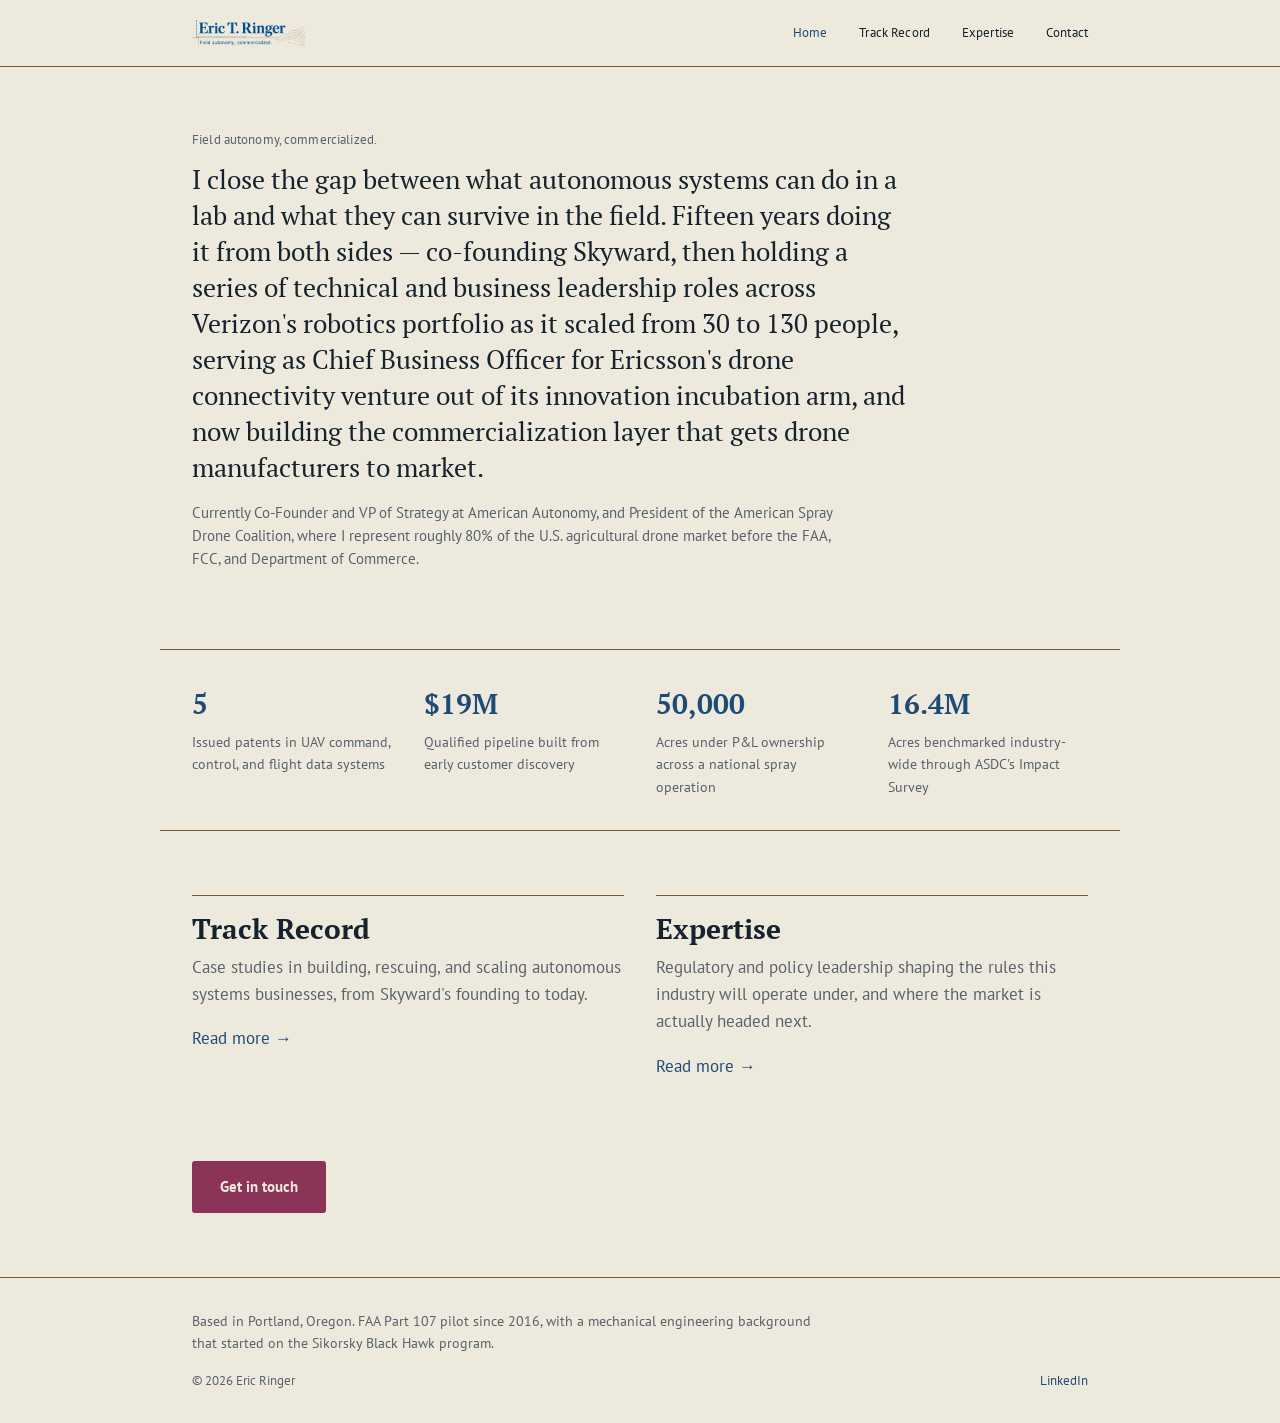
<file: index.html>
<!doctype html>
<html lang="en">
<head>
<meta charset="UTF-8">
<meta name="viewport" content="width=device-width, initial-scale=1.0">
<title>Eric Ringer — Field autonomy, commercialized.</title>
<meta name="description" content="Eric Ringer — field autonomy commercialization leader. Co-founder, Skyward (acquired by Verizon). President, American Spray Drone Coalition.">
<link rel="preconnect" href="https://fonts.googleapis.com">
<link rel="preconnect" href="https://fonts.gstatic.com" crossorigin>
<link href="https://fonts.googleapis.com/css2?family=PT+Serif:wght@400;700&family=PT+Sans:wght@400;700&display=swap" rel="stylesheet">
<link rel="stylesheet" href="styles.css">
<link rel="icon" href="favicon.ico" sizes="any">
<link rel="apple-touch-icon" href="apple-touch-icon.png">
</head>
<body>

<header class="site-header">
  <div class="container">
    <a class="wordmark" href="index.html"><img class="logo-img" src="assets/logo.png" alt="Eric Ringer — Field autonomy, commercialized."></a>
    <nav class="site-nav">
      <a href="index.html" aria-current="page">Home</a>
      <a href="track-record.html">Track Record</a>
      <a href="expertise.html">Expertise</a>
      <a href="contact.html">Contact</a>
    </nav>
  </div>
</header>

<main>
  <section class="hero container">
    <p class="label">Field autonomy, commercialized.</p>
    <h1 class="lede" style="margin-top: 12px;">I close the gap between what autonomous systems can do in a lab and what they can survive in the field. Fifteen years doing it from both sides — co-founding Skyward, then holding a series of technical and business leadership roles across Verizon's robotics portfolio as it scaled from 30 to 130 people, serving as Chief Business Officer for Ericsson's drone connectivity venture out of its innovation incubation arm, and now building the commercialization layer that gets drone manufacturers to market.</h1>
    <p class="subhead body-small">Currently Co-Founder and VP of Strategy at American Autonomy, and President of the American Spray Drone Coalition, where I represent roughly 80% of the U.S. agricultural drone market before the FAA, FCC, and Department of Commerce.</p>
  </section>

  <section class="proof-bar container">
    <div class="proof-stat">
      <div class="num">5</div>
      <div class="desc">Issued patents in UAV command, control, and flight data systems</div>
    </div>
    <div class="proof-stat">
      <div class="num">$19M</div>
      <div class="desc">Qualified pipeline built from early customer discovery</div>
    </div>
    <div class="proof-stat">
      <div class="num">50,000</div>
      <div class="desc">Acres under P&amp;L ownership across a national spray operation</div>
    </div>
    <div class="proof-stat">
      <div class="num">16.4M</div>
      <div class="desc">Acres benchmarked industry-wide through ASDC's Impact Survey</div>
    </div>
  </section>

  <section class="teasers container">
    <div class="teaser">
      <h2 class="h2">Track Record</h2>
      <p>Case studies in building, rescuing, and scaling autonomous systems businesses, from Skyward's founding to today.</p>
      <p><a href="track-record.html">Read more →</a></p>
    </div>
    <div class="teaser">
      <h2 class="h2">Expertise</h2>
      <p>Regulatory and policy leadership shaping the rules this industry will operate under, and where the market is actually headed next.</p>
      <p><a href="expertise.html">Read more →</a></p>
    </div>
  </section>

  <section class="cta-section container">
    <a class="btn" href="contact.html">Get in touch</a>
  </section>
</main>

<footer class="site-footer">
  <div class="container">
    <p class="footer-note">Based in Portland, Oregon. FAA Part 107 pilot since 2016, with a mechanical engineering background that started on the Sikorsky Black Hawk program.</p>
    <div class="footer-bottom">
      <span>&copy; 2026 Eric Ringer</span>
      <span><a href="https://www.linkedin.com/in/ericringer" target="_blank" rel="noopener">LinkedIn</a></span>
    </div>
  </div>
</footer>

</body>
</html>
</file>
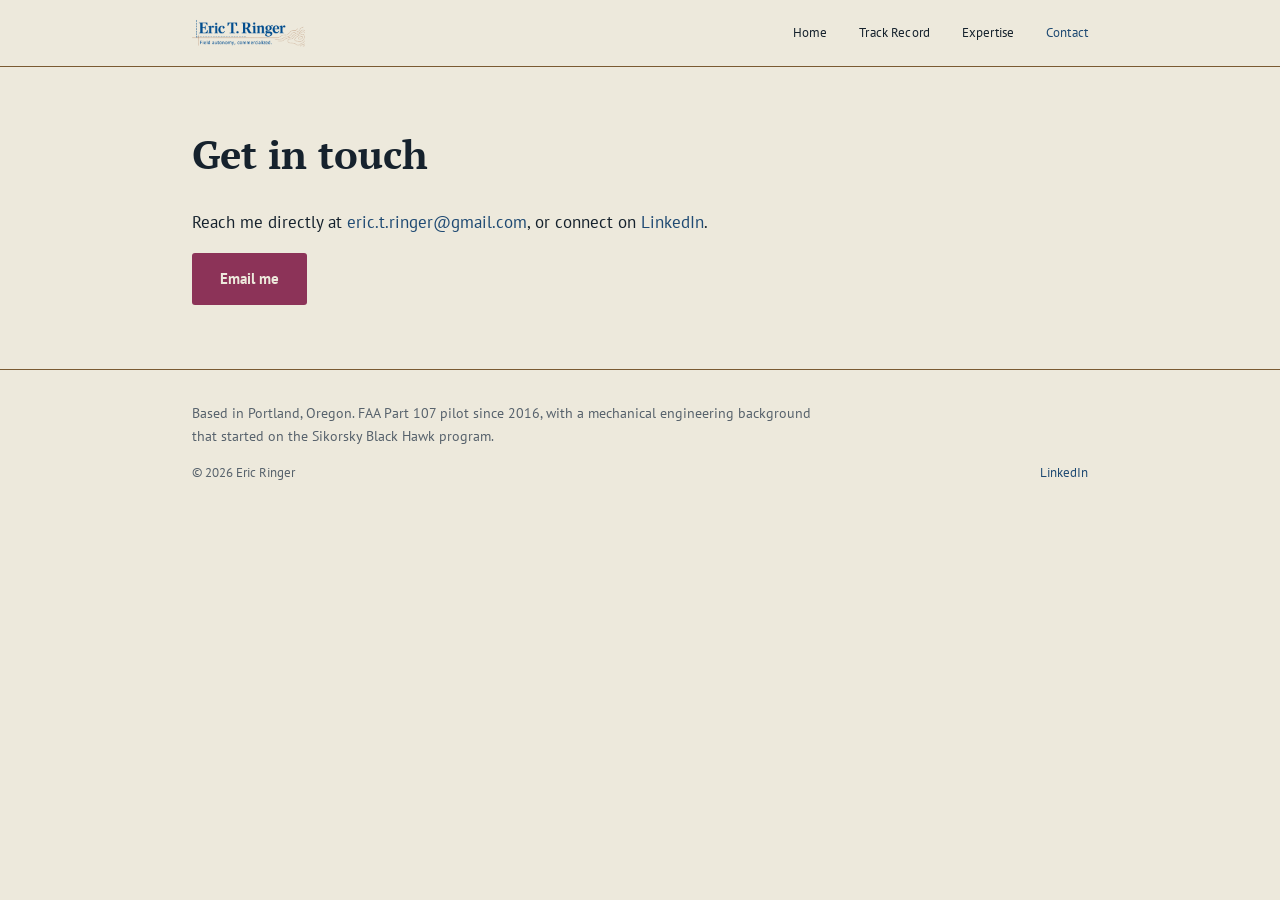
<file: contact.html>
<!doctype html>
<html lang="en">
<head>
<meta charset="UTF-8">
<meta name="viewport" content="width=device-width, initial-scale=1.0">
<title>Contact — Eric Ringer</title>
<meta name="description" content="Get in touch with Eric Ringer.">
<link rel="preconnect" href="https://fonts.googleapis.com">
<link rel="preconnect" href="https://fonts.gstatic.com" crossorigin>
<link href="https://fonts.googleapis.com/css2?family=PT+Serif:wght@400;700&family=PT+Sans:wght@400;700&display=swap" rel="stylesheet">
<link rel="stylesheet" href="styles.css">
<link rel="icon" href="favicon.ico" sizes="any">
<link rel="apple-touch-icon" href="apple-touch-icon.png">
</head>
<body>

<header class="site-header">
  <div class="container">
    <a class="wordmark" href="index.html"><img class="logo-img" src="assets/logo.png" alt="Eric Ringer — Field autonomy, commercialized."></a>
    <nav class="site-nav">
      <a href="index.html">Home</a>
      <a href="track-record.html">Track Record</a>
      <a href="expertise.html">Expertise</a>
      <a href="contact.html" aria-current="page">Contact</a>
    </nav>
  </div>
</header>

<main>
  <section class="page-header container">
    <h1 class="h1">Get in touch</h1>
  </section>

  <div class="container contact-block">
    <p>Reach me directly at <a href="mailto:eric.t.ringer@gmail.com">eric.t.ringer@gmail.com</a>, or connect on <a href="https://www.linkedin.com/in/ericringer" target="_blank" rel="noopener">LinkedIn</a>.</p>
    <p style="margin-top: var(--space-2);"><a class="btn" href="mailto:eric.t.ringer@gmail.com">Email me</a></p>
  </div>
</main>

<footer class="site-footer">
  <div class="container">
    <p class="footer-note">Based in Portland, Oregon. FAA Part 107 pilot since 2016, with a mechanical engineering background that started on the Sikorsky Black Hawk program.</p>
    <div class="footer-bottom">
      <span>&copy; 2026 Eric Ringer</span>
      <span><a href="https://www.linkedin.com/in/ericringer" target="_blank" rel="noopener">LinkedIn</a></span>
    </div>
  </div>
</footer>

</body>
</html>
</file>
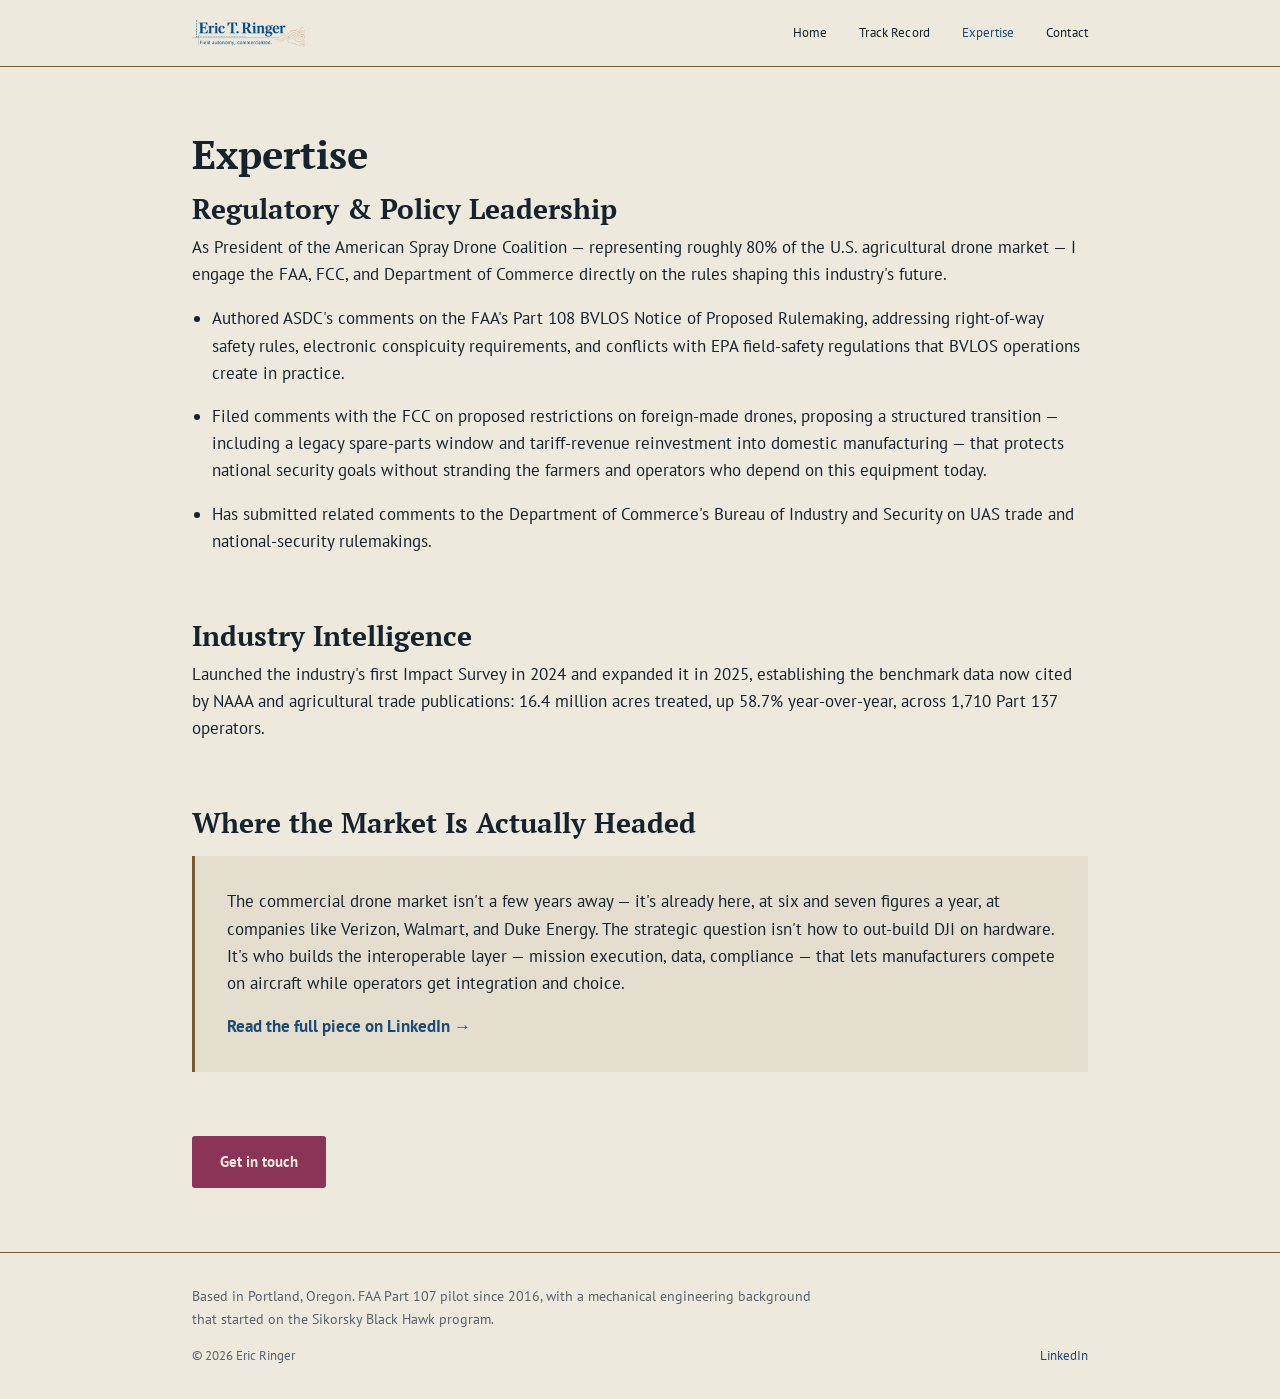
<file: expertise.html>
<!doctype html>
<html lang="en">
<head>
<meta charset="UTF-8">
<meta name="viewport" content="width=device-width, initial-scale=1.0">
<title>Expertise — Eric Ringer</title>
<meta name="description" content="Regulatory and policy leadership at the American Spray Drone Coalition — FAA, FCC, and Department of Commerce engagement, plus industry data and market POV.">
<link rel="preconnect" href="https://fonts.googleapis.com">
<link rel="preconnect" href="https://fonts.gstatic.com" crossorigin>
<link href="https://fonts.googleapis.com/css2?family=PT+Serif:wght@400;700&family=PT+Sans:wght@400;700&display=swap" rel="stylesheet">
<link rel="stylesheet" href="styles.css">
<link rel="icon" href="favicon.ico" sizes="any">
<link rel="apple-touch-icon" href="apple-touch-icon.png">
</head>
<body>

<header class="site-header">
  <div class="container">
    <a class="wordmark" href="index.html"><img class="logo-img" src="assets/logo.png" alt="Eric Ringer — Field autonomy, commercialized."></a>
    <nav class="site-nav">
      <a href="index.html">Home</a>
      <a href="track-record.html">Track Record</a>
      <a href="expertise.html" aria-current="page">Expertise</a>
      <a href="contact.html">Contact</a>
    </nav>
  </div>
</header>

<main>
  <section class="page-header container">
    <h1 class="h1">Expertise</h1>
  </section>

  <div class="container">
    <section class="expertise-section">
      <h2 class="h2">Regulatory &amp; Policy Leadership</h2>
      <p>As President of the American Spray Drone Coalition — representing roughly 80% of the U.S. agricultural drone market — I engage the FAA, FCC, and Department of Commerce directly on the rules shaping this industry's future.</p>
      <ul class="bullet-list">
        <li>Authored ASDC's comments on the FAA's Part 108 BVLOS Notice of Proposed Rulemaking, addressing right-of-way safety rules, electronic conspicuity requirements, and conflicts with EPA field-safety regulations that BVLOS operations create in practice.</li>
        <li>Filed comments with the FCC on proposed restrictions on foreign-made drones, proposing a structured transition — including a legacy spare-parts window and tariff-revenue reinvestment into domestic manufacturing — that protects national security goals without stranding the farmers and operators who depend on this equipment today.</li>
        <li>Has submitted related comments to the Department of Commerce's Bureau of Industry and Security on UAS trade and national-security rulemakings.</li>
      </ul>
    </section>

    <section class="expertise-section">
      <h2 class="h2">Industry Intelligence</h2>
      <p>Launched the industry's first Impact Survey in 2024 and expanded it in 2025, establishing the benchmark data now cited by NAAA and agricultural trade publications: 16.4 million acres treated, up 58.7% year-over-year, across 1,710 Part 137 operators.</p>
    </section>

    <section class="expertise-section">
      <h2 class="h2">Where the Market Is Actually Headed</h2>
      <div class="pov-panel">
        <p>The commercial drone market isn't a few years away — it's already here, at six and seven figures a year, at companies like Verizon, Walmart, and Duke Energy. The strategic question isn't how to out-build DJI on hardware. It's who builds the interoperable layer — mission execution, data, compliance — that lets manufacturers compete on aircraft while operators get integration and choice.</p>
        <a class="read-more" href="https://www.linkedin.com/pulse/commercial-drones-arent-later-market-why-us-needs-ecosystem-ringer-e6cnc/" target="_blank" rel="noopener">Read the full piece on LinkedIn →</a>
      </div>
    </section>
  </div>

  <section class="cta-section container">
    <a class="btn" href="contact.html">Get in touch</a>
  </section>
</main>

<footer class="site-footer">
  <div class="container">
    <p class="footer-note">Based in Portland, Oregon. FAA Part 107 pilot since 2016, with a mechanical engineering background that started on the Sikorsky Black Hawk program.</p>
    <div class="footer-bottom">
      <span>&copy; 2026 Eric Ringer</span>
      <span><a href="https://www.linkedin.com/in/ericringer" target="_blank" rel="noopener">LinkedIn</a></span>
    </div>
  </div>
</footer>

</body>
</html>
</file>
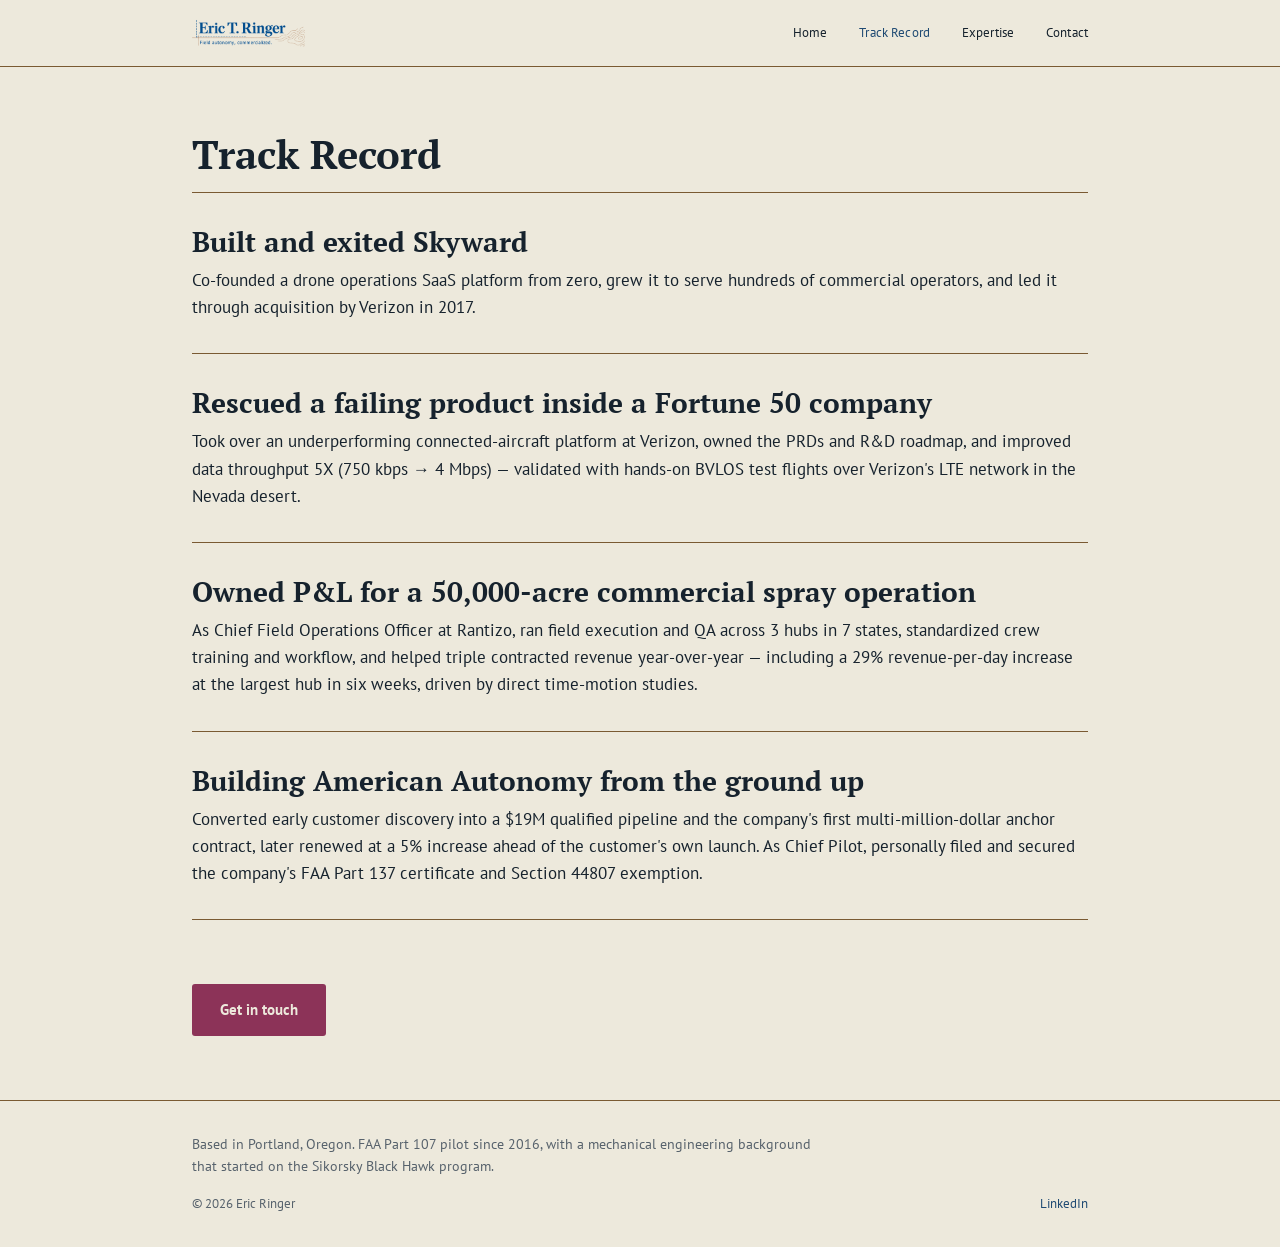
<file: track-record.html>
<!doctype html>
<html lang="en">
<head>
<meta charset="UTF-8">
<meta name="viewport" content="width=device-width, initial-scale=1.0">
<title>Track Record — Eric Ringer</title>
<meta name="description" content="Case studies in building, rescuing, and scaling autonomous systems businesses — Skyward, Verizon, Rantizo, and American Autonomy.">
<link rel="preconnect" href="https://fonts.googleapis.com">
<link rel="preconnect" href="https://fonts.gstatic.com" crossorigin>
<link href="https://fonts.googleapis.com/css2?family=PT+Serif:wght@400;700&family=PT+Sans:wght@400;700&display=swap" rel="stylesheet">
<link rel="stylesheet" href="styles.css">
<link rel="icon" href="favicon.ico" sizes="any">
<link rel="apple-touch-icon" href="apple-touch-icon.png">
</head>
<body>

<header class="site-header">
  <div class="container">
    <a class="wordmark" href="index.html"><img class="logo-img" src="assets/logo.png" alt="Eric Ringer — Field autonomy, commercialized."></a>
    <nav class="site-nav">
      <a href="index.html">Home</a>
      <a href="track-record.html" aria-current="page">Track Record</a>
      <a href="expertise.html">Expertise</a>
      <a href="contact.html">Contact</a>
    </nav>
  </div>
</header>

<main>
  <section class="page-header container">
    <h1 class="h1">Track Record</h1>
  </section>

  <div class="container">
    <div class="case-study">
      <h2 class="h2">Built and exited Skyward</h2>
      <p>Co-founded a drone operations SaaS platform from zero, grew it to serve hundreds of commercial operators, and led it through acquisition by Verizon in 2017.</p>
    </div>
    <div class="case-study">
      <h2 class="h2">Rescued a failing product inside a Fortune 50 company</h2>
      <p>Took over an underperforming connected-aircraft platform at Verizon, owned the PRDs and R&amp;D roadmap, and improved data throughput 5X (750 kbps → 4 Mbps) — validated with hands-on BVLOS test flights over Verizon's LTE network in the Nevada desert.</p>
    </div>
    <div class="case-study">
      <h2 class="h2">Owned P&amp;L for a 50,000-acre commercial spray operation</h2>
      <p>As Chief Field Operations Officer at Rantizo, ran field execution and QA across 3 hubs in 7 states, standardized crew training and workflow, and helped triple contracted revenue year-over-year — including a 29% revenue-per-day increase at the largest hub in six weeks, driven by direct time-motion studies.</p>
    </div>
    <div class="case-study">
      <h2 class="h2">Building American Autonomy from the ground up</h2>
      <p>Converted early customer discovery into a $19M qualified pipeline and the company's first multi-million-dollar anchor contract, later renewed at a 5% increase ahead of the customer's own launch. As Chief Pilot, personally filed and secured the company's FAA Part 137 certificate and Section 44807 exemption.</p>
    </div>
  </div>

  <section class="cta-section container">
    <a class="btn" href="contact.html">Get in touch</a>
  </section>
</main>

<footer class="site-footer">
  <div class="container">
    <p class="footer-note">Based in Portland, Oregon. FAA Part 107 pilot since 2016, with a mechanical engineering background that started on the Sikorsky Black Hawk program.</p>
    <div class="footer-bottom">
      <span>&copy; 2026 Eric Ringer</span>
      <span><a href="https://www.linkedin.com/in/ericringer" target="_blank" rel="noopener">LinkedIn</a></span>
    </div>
  </div>
</footer>

</body>
</html>
</file>
<file: styles.css>
:root {
  --surface-100: #EDE9DC;
  --surface-200: #E3DECE;
  --ink: #16222D;
  --steel: #57626C;
  --airspace-blue: #1F4A73;
  --contour-brown: #7A5A32;
  --restricted-magenta: #8C3358;
  --font-serif: "PT Serif", Georgia, "Times New Roman", serif;
  --font-sans: "PT Sans", -apple-system, BlinkMacSystemFont, "Segoe UI", sans-serif;
  --space-1: 8px;
  --space-2: 16px;
  --space-3: 32px;
  --space-4: 64px;
  --radius-none: 0px;
  --radius-sm: 3px;
  --radius-pill: 999px;
}

* { box-sizing: border-box; }
html, body { margin: 0; padding: 0; }
body {
  background: var(--surface-100);
  color: var(--ink);
  font-family: var(--font-sans);
  font-size: 17px;
  line-height: 1.6;
}
a { color: var(--airspace-blue); text-decoration: none; }
a:hover { color: var(--ink); text-decoration: underline; }

.container { max-width: 960px; margin: 0 auto; padding: 0 var(--space-3); }

/* Type scale */
.display { font-family: var(--font-serif); font-weight: 700; font-size: 56px; line-height: 58px; margin: 0; }
.h1 { font-family: var(--font-serif); font-weight: 700; font-size: 40px; line-height: 45px; margin: 0; }
.h2 { font-family: var(--font-serif); font-weight: 700; font-size: 28px; line-height: 34px; margin: 0; }
.h3 { font-family: var(--font-sans); font-weight: 700; font-size: 20px; line-height: 27px; margin: 0; }
.lede { font-family: var(--font-serif); font-weight: 400; font-size: 26px; line-height: 36px; margin: 0; }
.body-small { font-size: 15px; line-height: 23px; }
.label { font-family: var(--font-sans); font-weight: 400; font-size: 13px; line-height: 18px; letter-spacing: 0.01em; color: var(--steel); margin: 0; }

/* Header */
header.site-header { border-bottom: 1px solid var(--contour-brown); padding: var(--space-2) 0; }
header.site-header .container { display: flex; align-items: center; justify-content: space-between; flex-wrap: wrap; gap: var(--space-2); }
.wordmark { display: inline-block; line-height: 0; }
.wordmark:hover { text-decoration: none; }
.logo-img { height: 34px; width: auto; display: block; }
nav.site-nav { display: flex; gap: var(--space-3); flex-wrap: wrap; }
nav.site-nav a { font-family: var(--font-sans); font-size: 13px; letter-spacing: 0.01em; color: var(--ink); }
nav.site-nav a:hover, nav.site-nav a[aria-current="page"] { color: var(--airspace-blue); text-decoration: none; }

/* Hero */
.hero { padding-top: var(--space-4); padding-bottom: var(--space-3); }
.hero .lede { max-width: 720px; }
.subhead { margin-top: var(--space-2); max-width: 640px; color: var(--steel); }

/* Proof bar */
.proof-bar {
  display: grid;
  grid-template-columns: repeat(4, 1fr);
  gap: var(--space-3);
  padding-top: var(--space-3);
  padding-bottom: var(--space-3);
  border-top: 1px solid var(--contour-brown);
  border-bottom: 1px solid var(--contour-brown);
  margin-top: var(--space-3);
  margin-bottom: var(--space-3);
}
.proof-stat .num { font-family: var(--font-serif); font-weight: 700; font-size: 28px; color: var(--airspace-blue); }
.proof-stat .desc { font-size: 14px; color: var(--steel); margin-top: 4px; }

/* Section teasers */
.teasers { display: grid; grid-template-columns: 1fr 1fr; gap: var(--space-3); margin-top: var(--space-4); margin-bottom: var(--space-4); }
.teaser { border-top: 1px solid var(--contour-brown); padding-top: var(--space-2); }
.teaser p { color: var(--steel); margin-top: var(--space-1); }

/* CTA button */
.btn {
  display: inline-block;
  font-family: var(--font-sans);
  font-weight: 700;
  font-size: 15px;
  padding: 14px 28px;
  border-radius: var(--radius-sm);
  background: var(--restricted-magenta);
  color: var(--surface-100);
  text-decoration: none;
}
.btn:hover { background: var(--ink); color: var(--surface-100); text-decoration: none; }

.cta-section { margin-top: var(--space-4); margin-bottom: var(--space-4); }

/* Footer */
footer.site-footer { border-top: 1px solid var(--contour-brown); padding: var(--space-3) 0; margin-top: var(--space-4); }
footer.site-footer .footer-note { color: var(--steel); font-size: 14px; max-width: 640px; margin: 0; }
footer.site-footer .footer-bottom { display: flex; justify-content: space-between; margin-top: var(--space-2); font-size: 13px; color: var(--steel); }

/* Page header (interior pages) */
.page-header { padding-top: var(--space-4); padding-bottom: var(--space-2); }

/* Track Record */
.case-study { border-top: 1px solid var(--contour-brown); padding: var(--space-3) 0; }
.case-study:last-child { border-bottom: 1px solid var(--contour-brown); }
.case-study h2 { margin-bottom: var(--space-1); }
.case-study p { margin: 0; }

/* Expertise */
.expertise-section { margin-bottom: var(--space-4); }
.expertise-section p { margin-top: var(--space-1); }
.bullet-list { padding-left: 20px; color: var(--ink); margin-top: var(--space-2); }
.bullet-list li { margin-bottom: var(--space-2); }

.pov-panel {
  background: var(--surface-200);
  border-left: 3px solid var(--contour-brown);
  padding: var(--space-3);
  margin-top: var(--space-2);
}
.pov-panel p { margin: 0; }
.pov-panel .read-more { display: inline-block; margin-top: var(--space-2); font-weight: 700; }

/* Contact */
.contact-block { margin-bottom: var(--space-4); }
.contact-block p { max-width: 520px; }

@media (max-width: 720px) {
  .logo-img { height: 26px; }
  .display { font-size: 36px; line-height: 40px; }
  .h1 { font-size: 30px; line-height: 36px; }
  .lede { font-size: 21px; line-height: 30px; }
  .proof-bar { grid-template-columns: 1fr 1fr; }
  .teasers { grid-template-columns: 1fr; }
  header.site-header .container { flex-direction: column; align-items: flex-start; }
}
</file>
